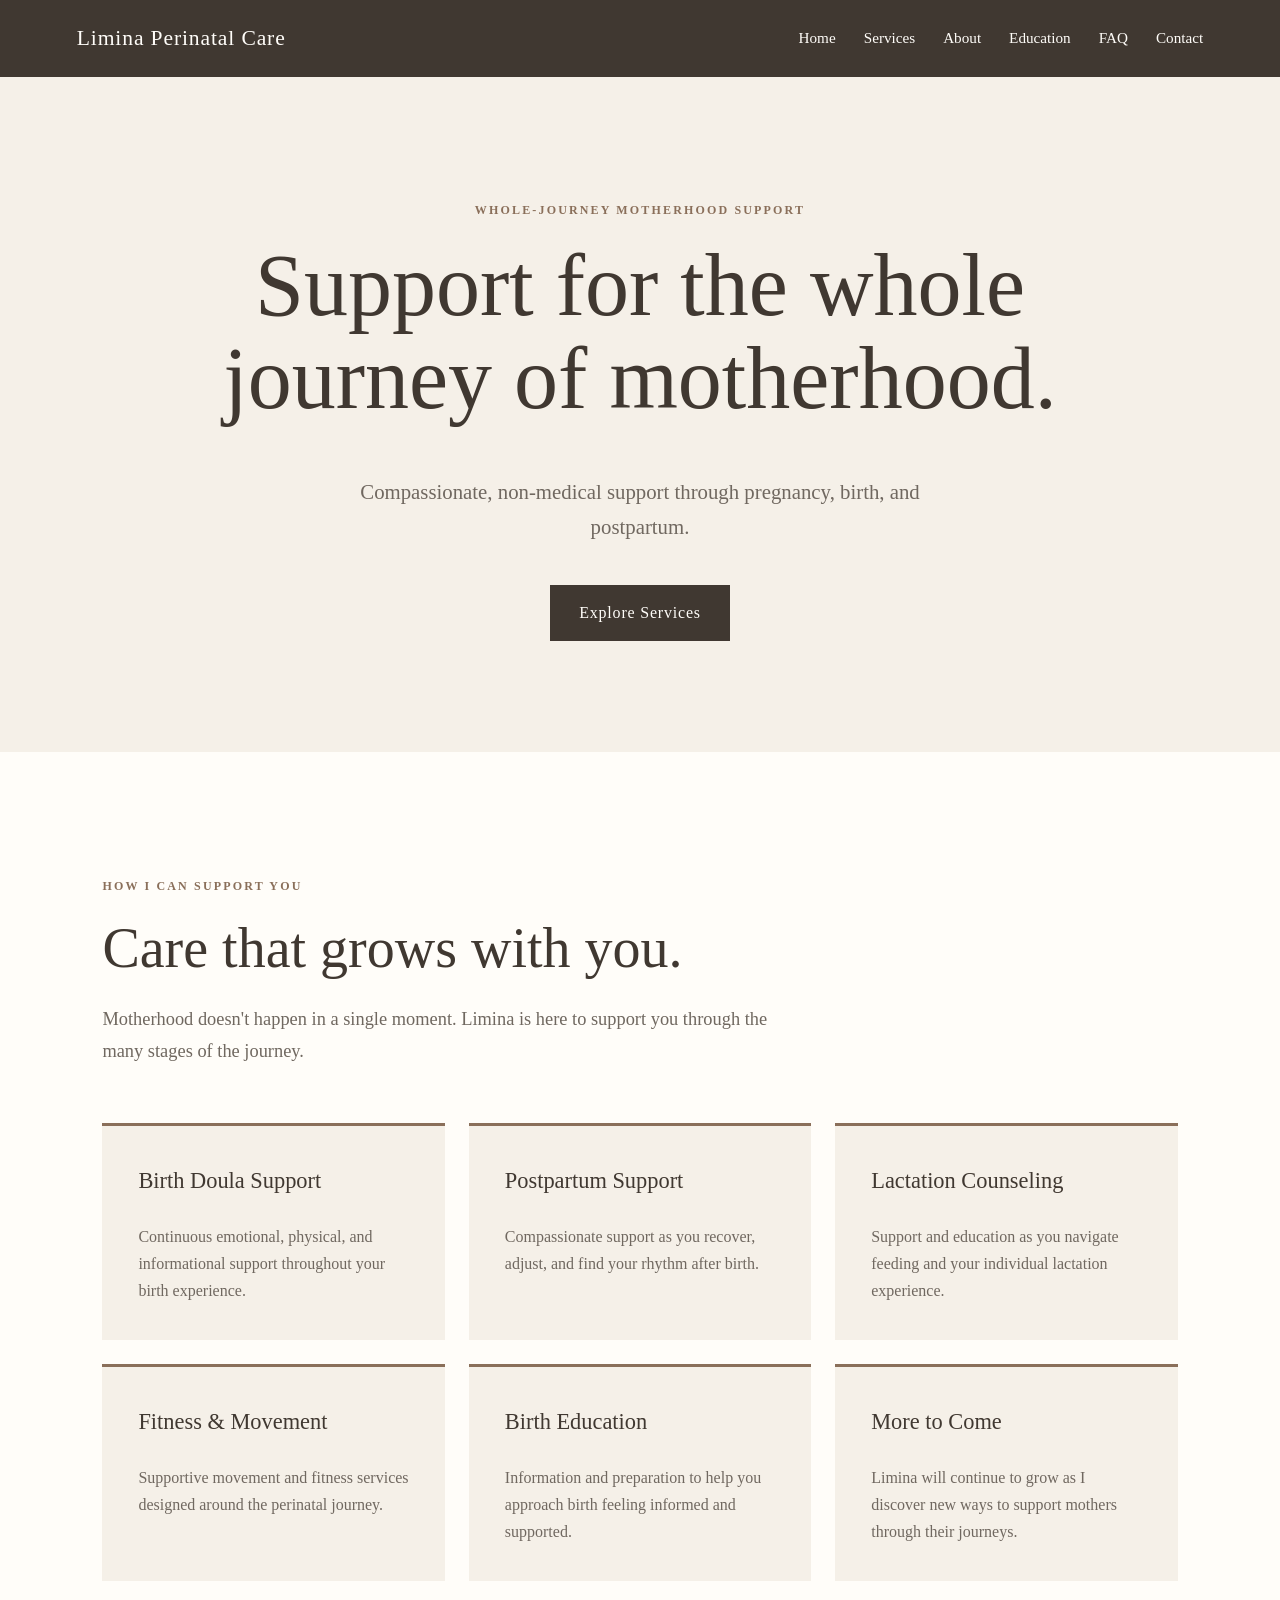
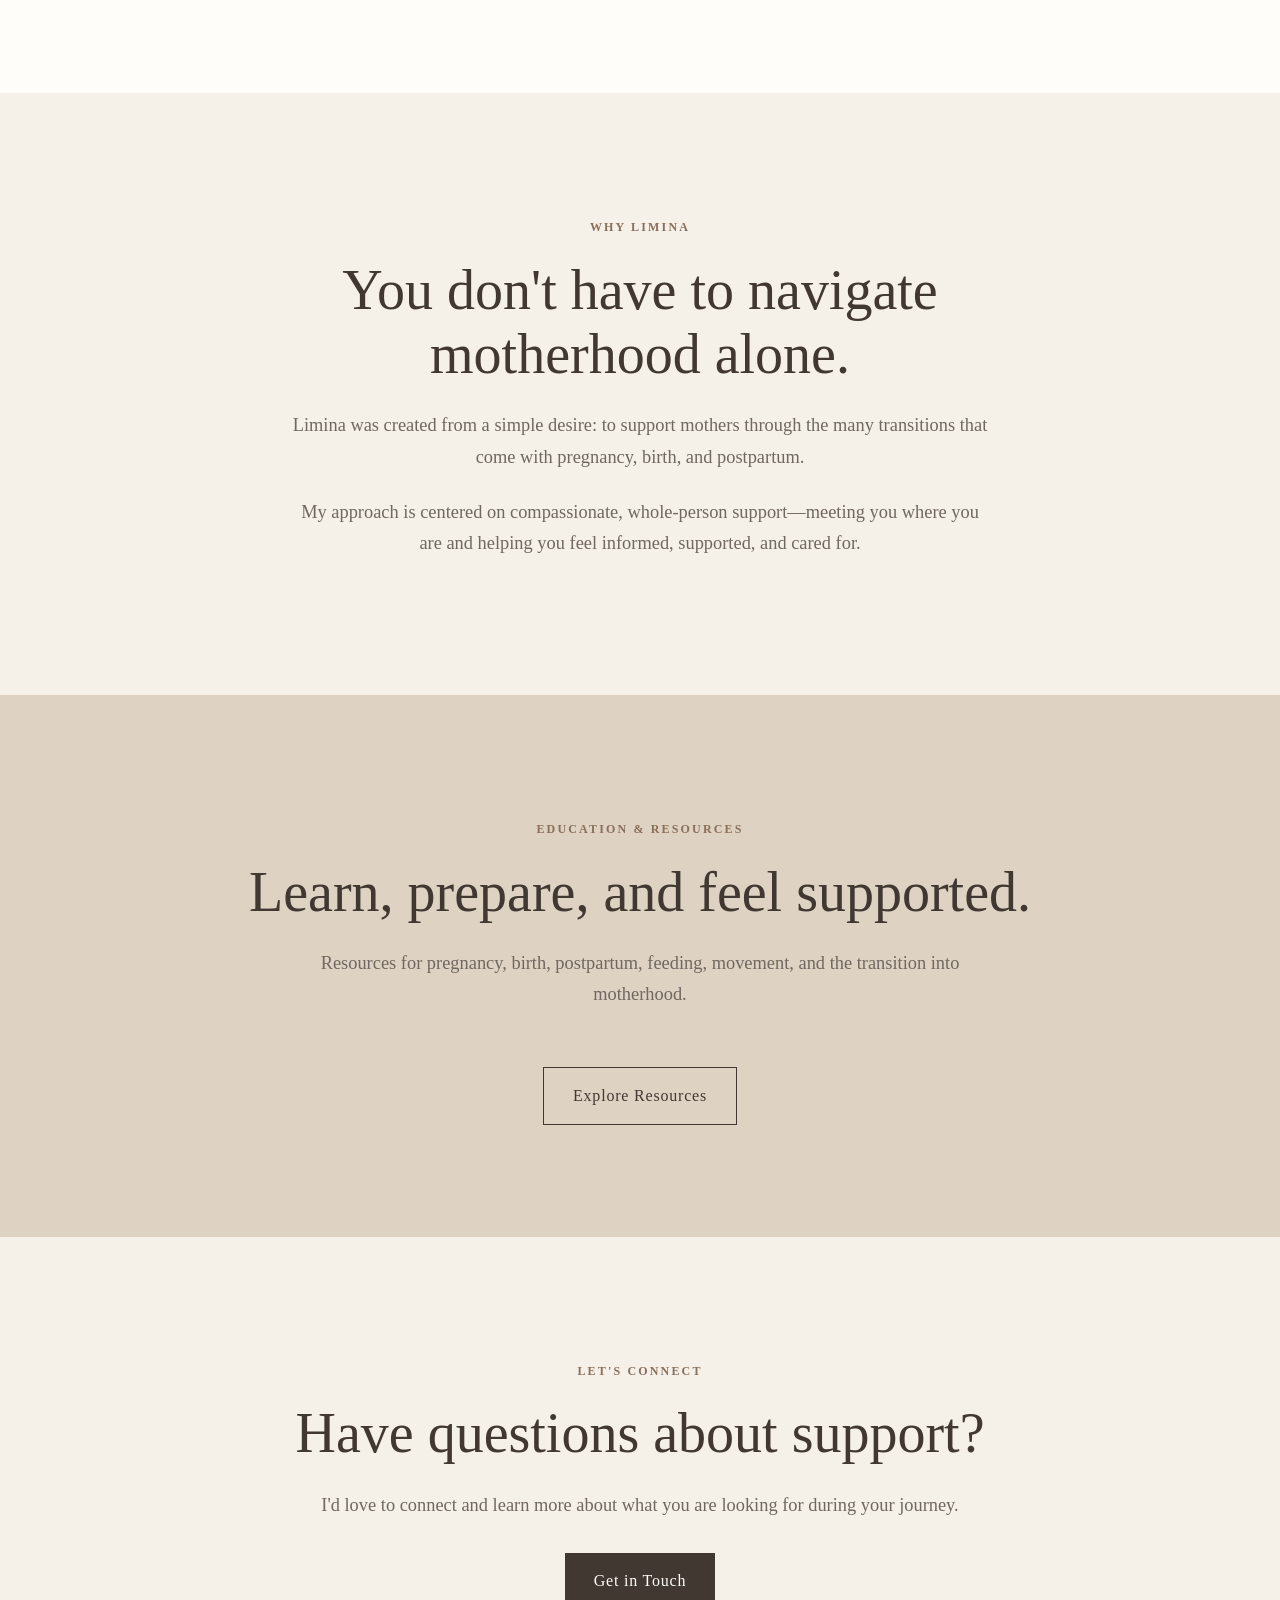
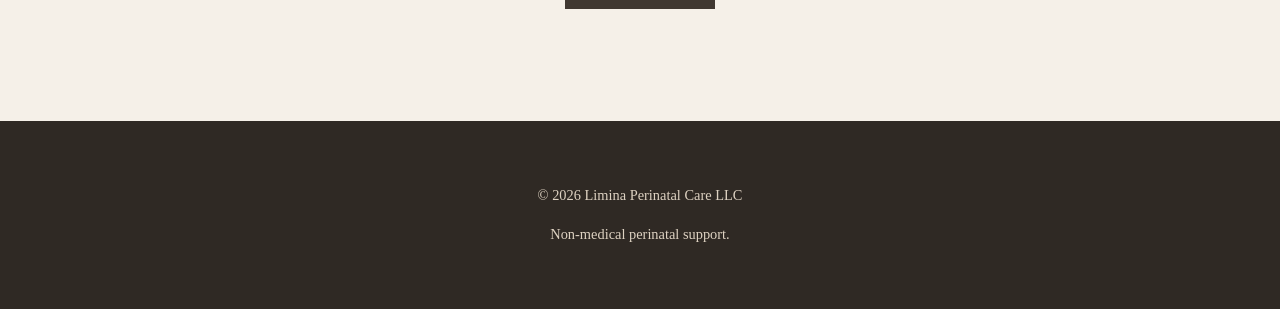
<file: index.html>
<!DOCTYPE html>
<html lang="en">
<head>
    <meta charset="UTF-8">
    <meta name="viewport" content="width=device-width, initial-scale=1.0">

    <title>Limina Perinatal Care LLC | Whole Journey Motherhood Support</title>

    <meta
        name="description"
        content="Limina Perinatal Care provides compassionate, non-medical support through pregnancy, birth, and postpartum."
    >

    <link rel="stylesheet" href="style.css">
</head>

<body>

    <!-- Navigation -->
    <header class="site-header">

        <div class="logo">
            Limina Perinatal Care
        </div>

        <nav>
            <a href="index.html">Home</a>
            <a href="services.html">Services</a>
            <a href="about.html">About</a>
            <a href="education.html">Education</a>
            <a href="faq.html">FAQ</a>
            <a href="contact.html">Contact</a>
        </nav>

    </header>


    <!-- Hero Section -->
    <main>

        <section class="hero">

            <p class="eyebrow">
                WHOLE-JOURNEY MOTHERHOOD SUPPORT
            </p>

            <h1>
                Support for the whole journey of motherhood.
            </h1>

            <p class="hero-text">
                Compassionate, non-medical support through pregnancy,
                birth, and postpartum.
            </p>

            <a class="button" href="services.html">
    Explore Services
</a>

        </section>


        <!-- Services -->
        <section id="services" class="section">

            <p class="eyebrow">
                HOW I CAN SUPPORT YOU
            </p>

            <h2>
                Care that grows with you.
            </h2>

            <p class="section-intro">
                Motherhood doesn't happen in a single moment.
                Limina is here to support you through the many
                stages of the journey.
            </p>


            <div class="service-grid">

                <article class="service-card">
                    <h3>Birth Doula Support</h3>
                    <p>
                        Continuous emotional, physical, and informational
                        support throughout your birth experience.
                    </p>
                </article>


                <article class="service-card">
                    <h3>Postpartum Support</h3>
                    <p>
                        Compassionate support as you recover, adjust,
                        and find your rhythm after birth.
                    </p>
                </article>


                <article class="service-card">
                    <h3>Lactation Counseling</h3>
                    <p>
                        Support and education as you navigate feeding
                        and your individual lactation experience.
                    </p>
                </article>


                <article class="service-card">
                    <h3>Fitness & Movement</h3>
                    <p>
                        Supportive movement and fitness services designed
                        around the perinatal journey.
                    </p>
                </article>


                <article class="service-card">
                    <h3>Birth Education</h3>
                    <p>
                        Information and preparation to help you approach
                        birth feeling informed and supported.
                    </p>
                </article>


                <article class="service-card">
                    <h3>More to Come</h3>
                    <p>
                        Limina will continue to grow as I discover new
                        ways to support mothers through their journeys.
                    </p>
                </article>

            </div>

        </section>


        <!-- About -->
        <section id="about" class="section about-section">

            <p class="eyebrow">
                WHY LIMINA
            </p>

            <h2>
                You don't have to navigate motherhood alone.
            </h2>

            <p>
                Limina was created from a simple desire:
                to support mothers through the many transitions
                that come with pregnancy, birth, and postpartum.
            </p>

            <p>
                My approach is centered on compassionate,
                whole-person support—meeting you where you are
                and helping you feel informed, supported, and cared for.
            </p>

        </section>


        <!-- Education -->
        <section id="education" class="section">

            <p class="eyebrow">
                EDUCATION & RESOURCES
            </p>

            <h2>
                Learn, prepare, and feel supported.
            </h2>

            <p class="section-intro">
                Resources for pregnancy, birth, postpartum,
                feeding, movement, and the transition into motherhood.
            </p>

            <a class="button secondary-button" href="#">
                Explore Resources
            </a>

        </section>


        <!-- Contact -->
        <section id="contact" class="section contact-section">

            <p class="eyebrow">
                LET'S CONNECT
            </p>

            <h2>
                Have questions about support?
            </h2>

            <p>
                I'd love to connect and learn more about what
                you are looking for during your journey.
            </p>

            <a class="button" href="mailto:hello@example.com">
                Get in Touch
            </a>

        </section>

    </main>


    <!-- Footer -->
    <footer>

        <p>
            © 2026 Limina Perinatal Care LLC
        </p>

        <p>
            Non-medical perinatal support.
        </p>

    </footer>

</body>
</html>
</file>
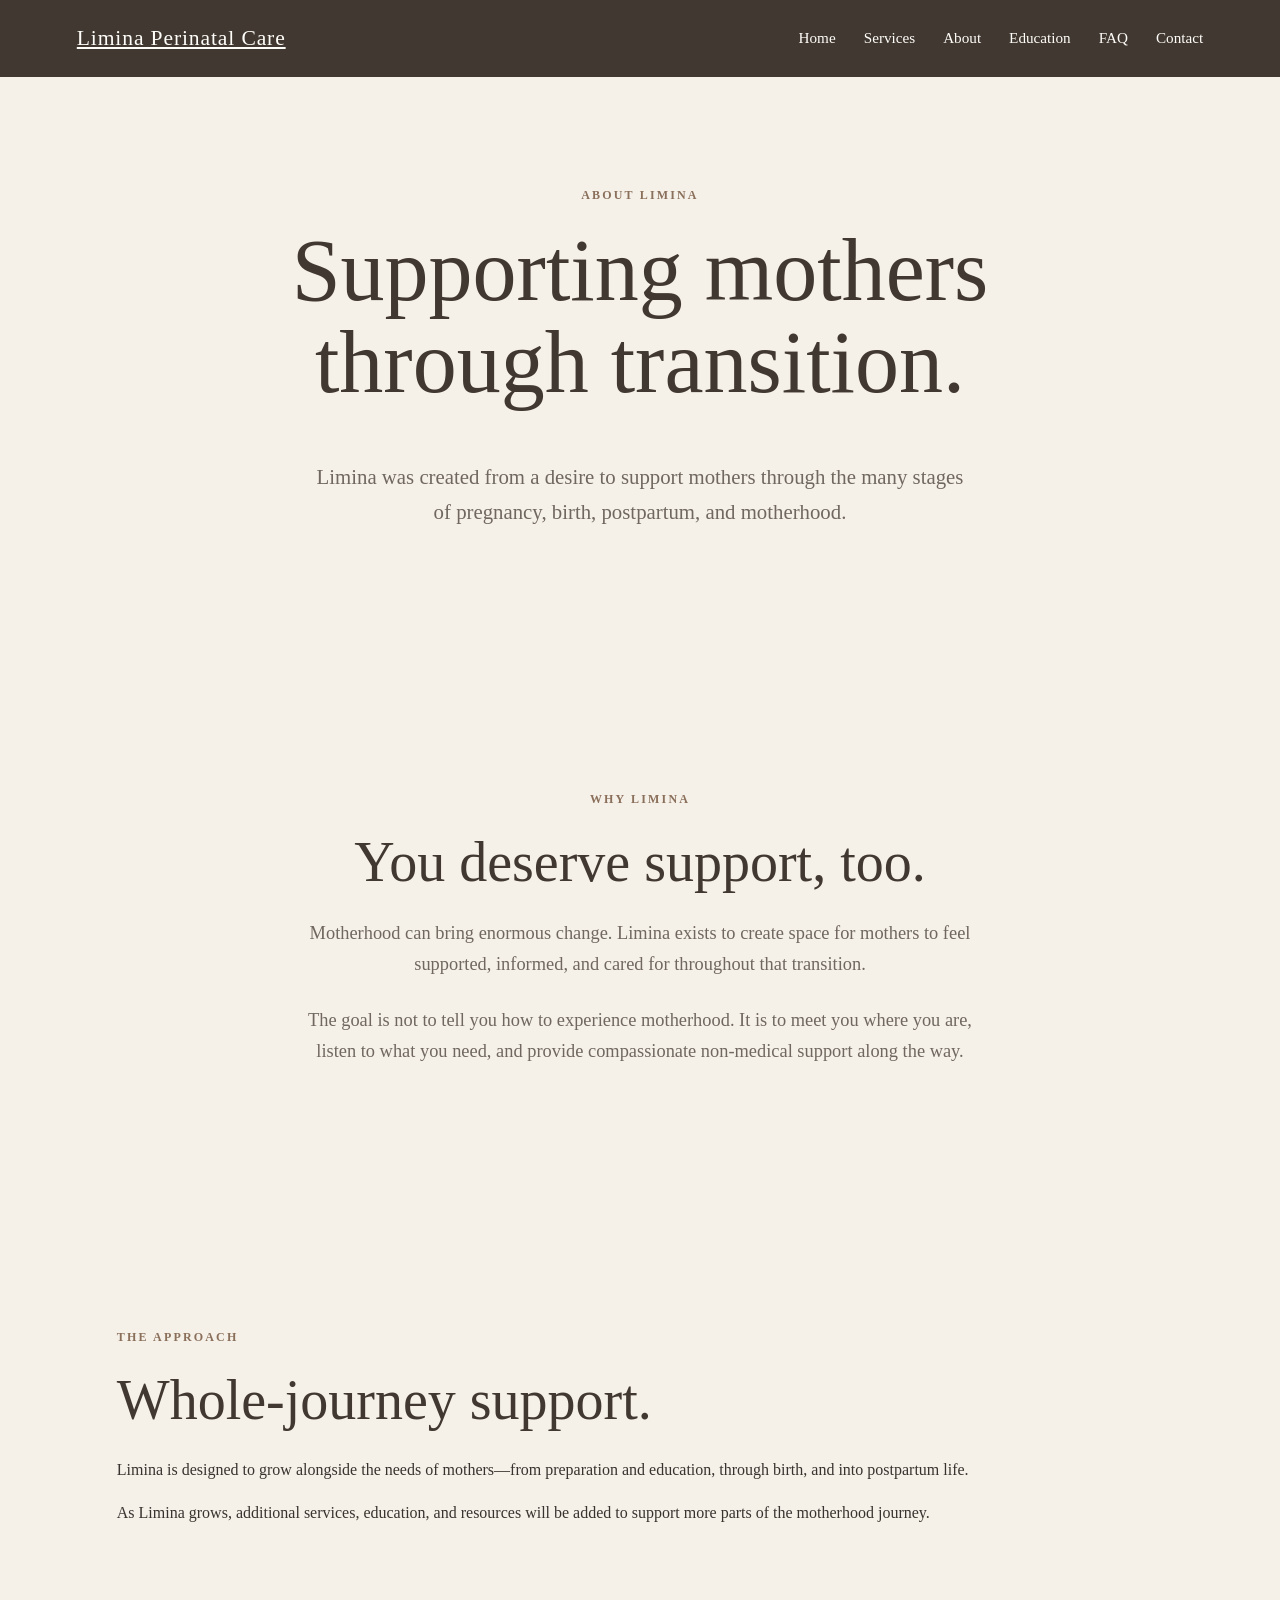
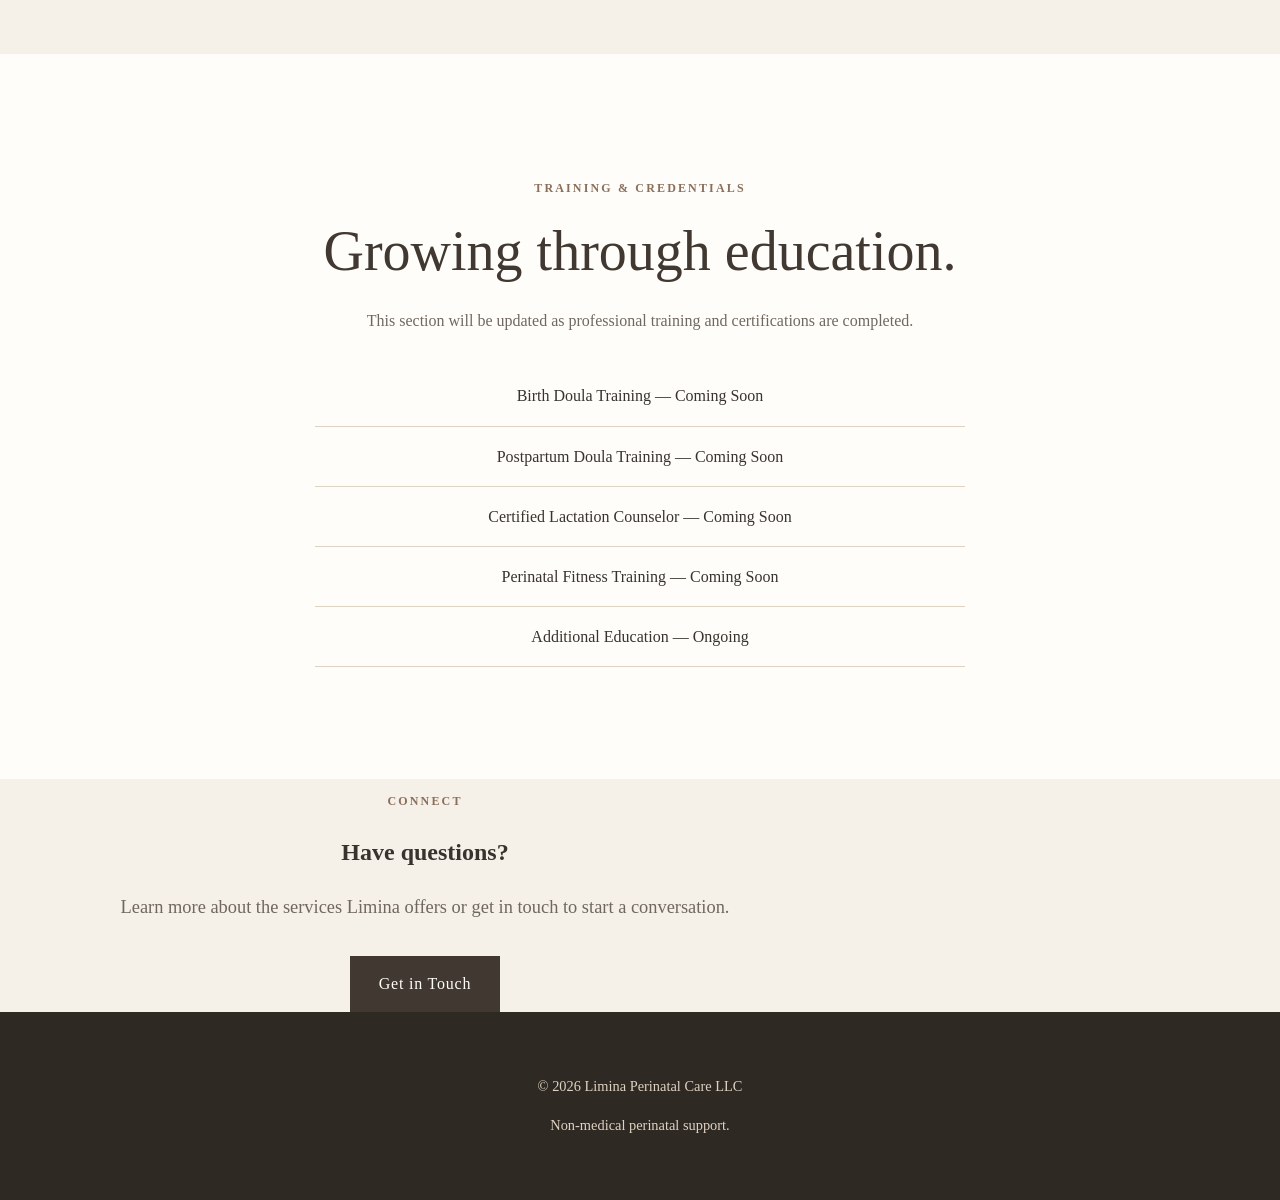
<file: about.html>
<!DOCTYPE html>
<html lang="en">

<head>

    <meta charset="UTF-8">

    <meta name="viewport" content="width=device-width, initial-scale=1.0">

    <title>About | Limina Perinatal Care LLC</title>

    <meta
        name="description"
        content="Learn about Limina Perinatal Care and its approach to whole-journey motherhood support."
    >

    <link rel="stylesheet" href="style.css">

</head>


<body>


    <header class="site-header">

        <a class="logo" href="index.html">
            Limina Perinatal Care
        </a>

        <nav>

            <a href="index.html">Home</a>

            <a href="services.html">Services</a>

            <a href="about.html">About</a>

            <a href="education.html">Education</a>

            <a href="faq.html">FAQ</a>

            <a href="contact.html">Contact</a>

        </nav>

    </header>



    <main>


        <section class="hero page-hero">

            <p class="eyebrow">
                ABOUT LIMINA
            </p>

            <h1>
                Supporting mothers through transition.
            </h1>

            <p class="hero-text">
                Limina was created from a desire to support mothers
                through the many stages of pregnancy, birth,
                postpartum, and motherhood.
            </p>

        </section>



        <section class="section about-section">

            <p class="eyebrow">
                WHY LIMINA
            </p>

            <h2>
                You deserve support, too.
            </h2>

            <p>
                Motherhood can bring enormous change. Limina exists
                to create space for mothers to feel supported,
                informed, and cared for throughout that transition.
            </p>

            <p>
                The goal is not to tell you how to experience
                motherhood. It is to meet you where you are,
                listen to what you need, and provide compassionate
                non-medical support along the way.
            </p>

        </section>



        <section class="section">

            <p class="eyebrow">
                THE APPROACH
            </p>

            <h2>
                Whole-journey support.
            </h2>

            <p>
                Limina is designed to grow alongside the needs
                of mothers—from preparation and education,
                through birth, and into postpartum life.
            </p>

            <p>
                As Limina grows, additional services, education,
                and resources will be added to support more parts
                of the motherhood journey.
            </p>

        </section>



        <section class="section credentials-section">

            <p class="eyebrow">
                TRAINING & CREDENTIALS
            </p>

            <h2>
                Growing through education.
            </h2>

            <p>
                This section will be updated as professional
                training and certifications are completed.
            </p>

            <ul class="credentials-list">

                <li>Birth Doula Training — Coming Soon</li>

                <li>Postpartum Doula Training — Coming Soon</li>

                <li>Certified Lactation Counselor — Coming Soon</li>

                <li>Perinatal Fitness Training — Coming Soon</li>

                <li>Additional Education — Ongoing</li>

            </ul>

        </section>



        <section class="contact-section">

            <p class="eyebrow">
                CONNECT
            </p>

            <h2>
                Have questions?
            </h2>

            <p>
                Learn more about the services Limina offers
                or get in touch to start a conversation.
            </p>

            <a class="button" href="contact.html">
                Get in Touch
            </a>

        </section>


    </main>



    <footer>

        <p>
            © 2026 Limina Perinatal Care LLC
        </p>

        <p>
            Non-medical perinatal support.
        </p>

    </footer>


</body>

</html>
</file>
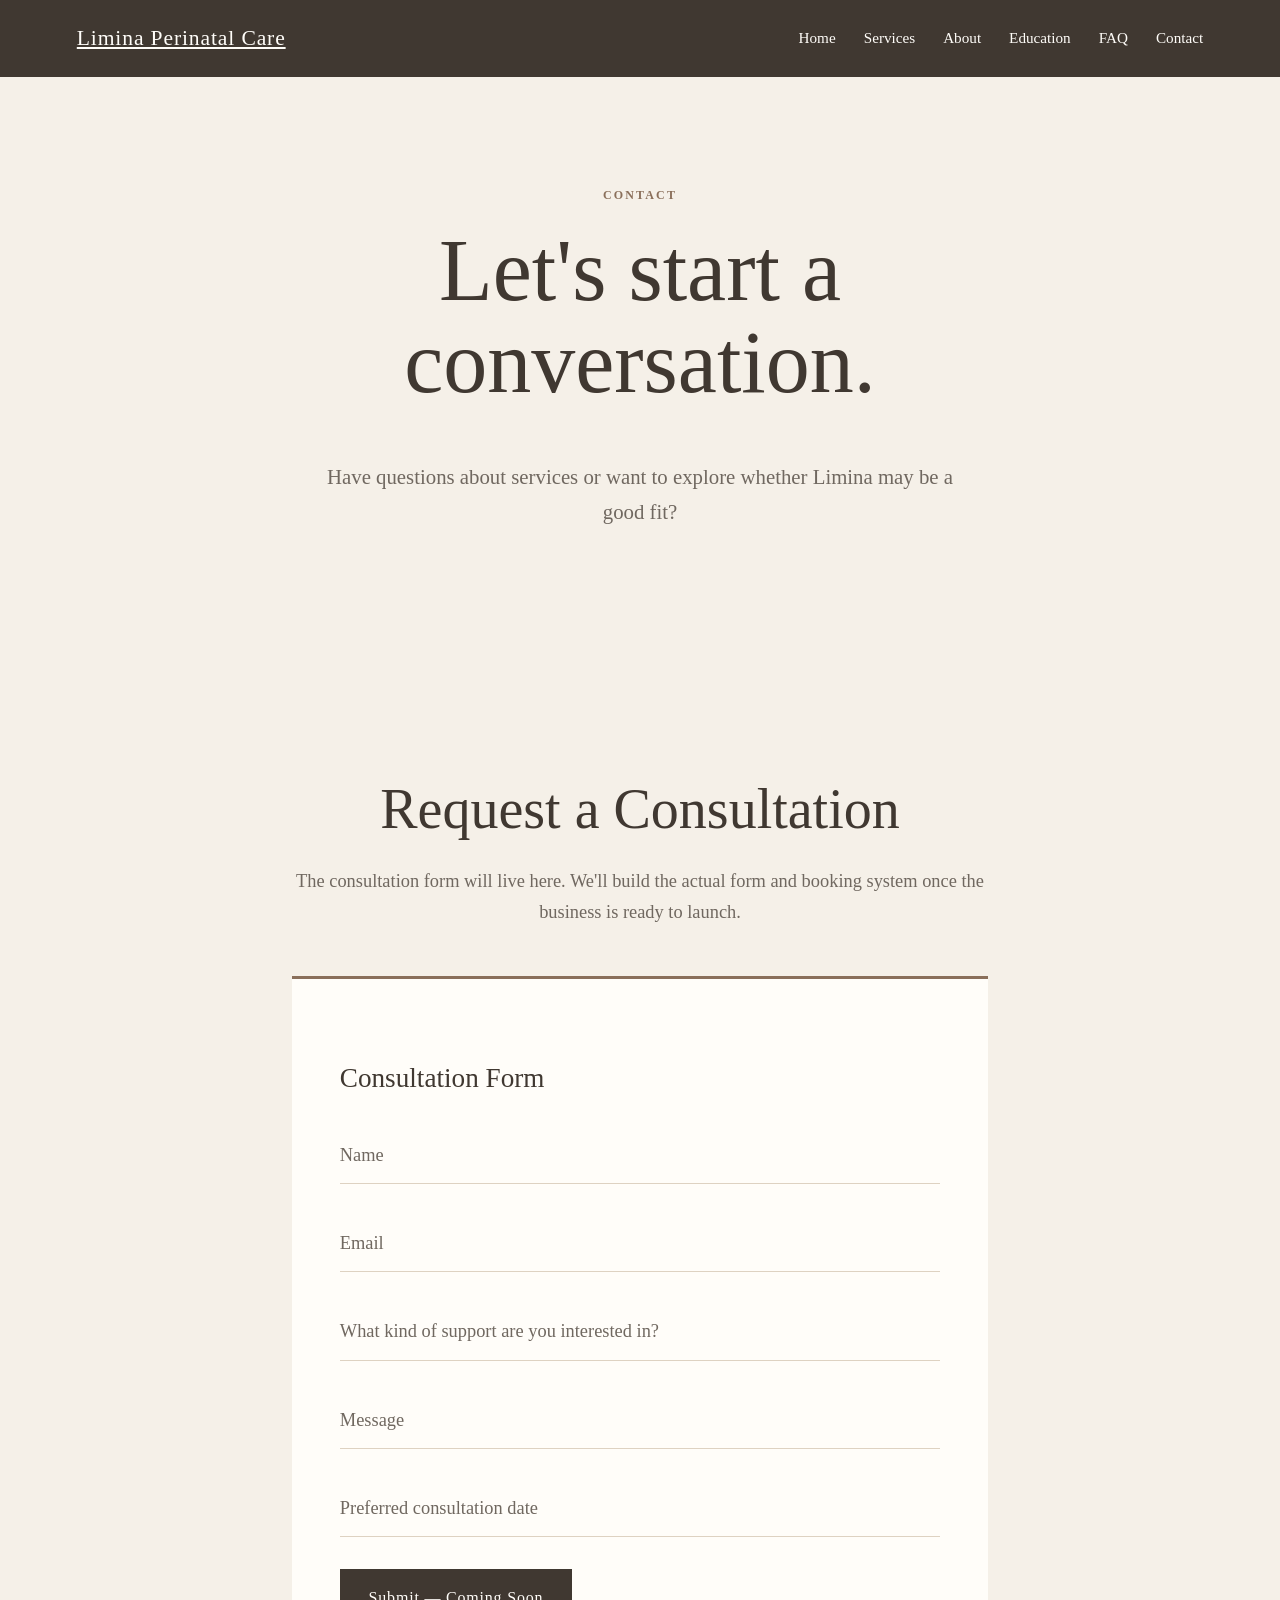
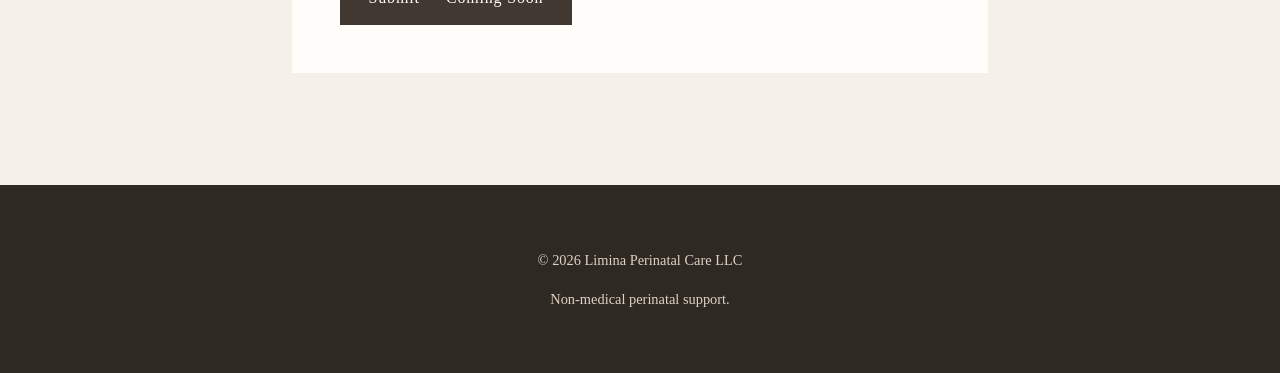
<file: contact.html>
<!DOCTYPE html>
<html lang="en">

<head>

    <meta charset="UTF-8">

    <meta name="viewport" content="width=device-width, initial-scale=1.0">

    <title>Contact | Limina Perinatal Care LLC</title>

    <link rel="stylesheet" href="style.css">

</head>


<body>


    <header class="site-header">

        <a class="logo" href="index.html">
            Limina Perinatal Care
        </a>

        <nav>

            <a href="index.html">Home</a>

            <a href="services.html">Services</a>

            <a href="about.html">About</a>

            <a href="education.html">Education</a>

            <a href="faq.html">FAQ</a>

            <a href="contact.html">Contact</a>

        </nav>

    </header>



    <main>


        <section class="hero page-hero">

            <p class="eyebrow">
                CONTACT
            </p>

            <h1>
                Let's start a conversation.
            </h1>

            <p class="hero-text">
                Have questions about services or want to
                explore whether Limina may be a good fit?
            </p>

        </section>



        <section class="section contact-section">


            <h2>
                Request a Consultation
            </h2>

            <p>
                The consultation form will live here.
                We'll build the actual form and booking
                system once the business is ready to launch.
            </p>


            <div class="contact-placeholder">

                <h3>
                    Consultation Form
                </h3>

                <p>
                    Name
                </p>

                <p>
                    Email
                </p>

                <p>
                    What kind of support are you interested in?
                </p>

                <p>
                    Message
                </p>

                <p>
                    Preferred consultation date
                </p>

                <a class="button" href="#">
                    Submit — Coming Soon
                </a>

            </div>


        </section>


    </main>



    <footer>

        <p>
            © 2026 Limina Perinatal Care LLC
        </p>

        <p>
            Non-medical perinatal support.
        </p>

    </footer>


</body>

</html>
</file>
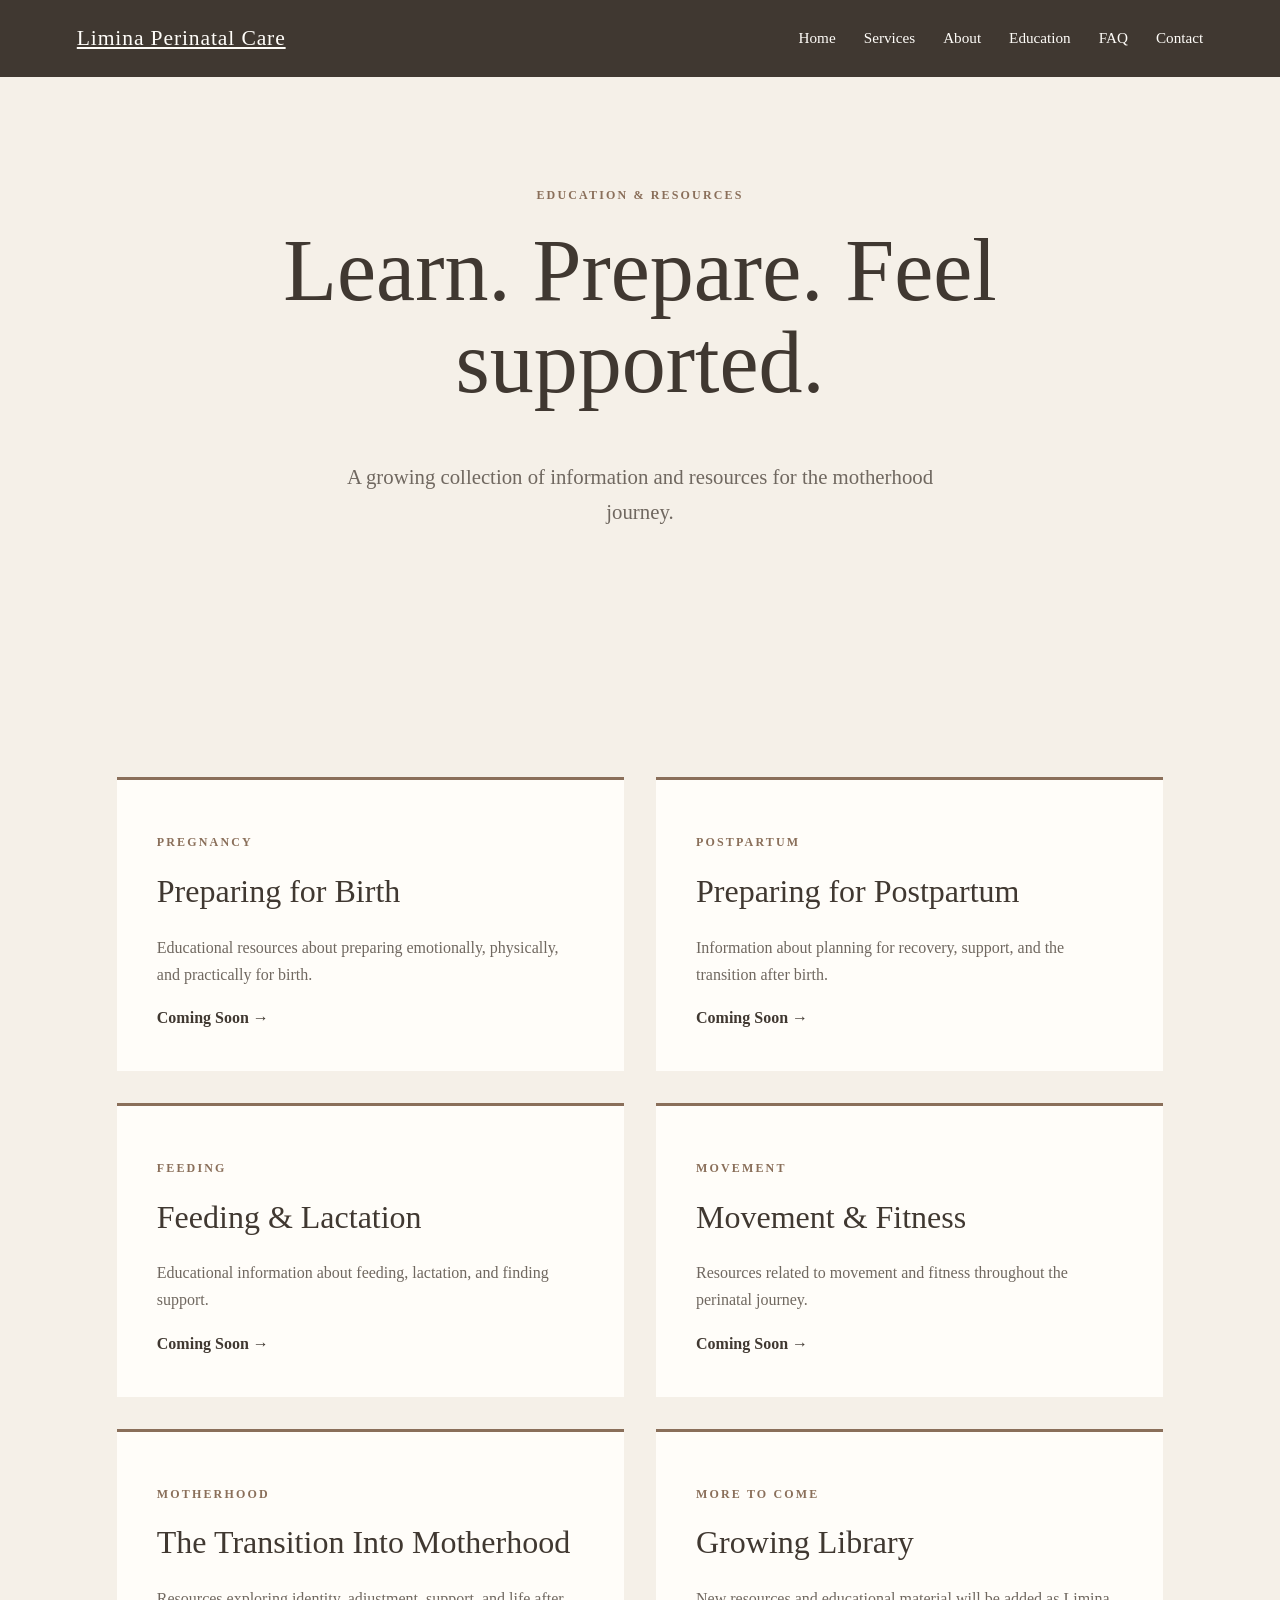
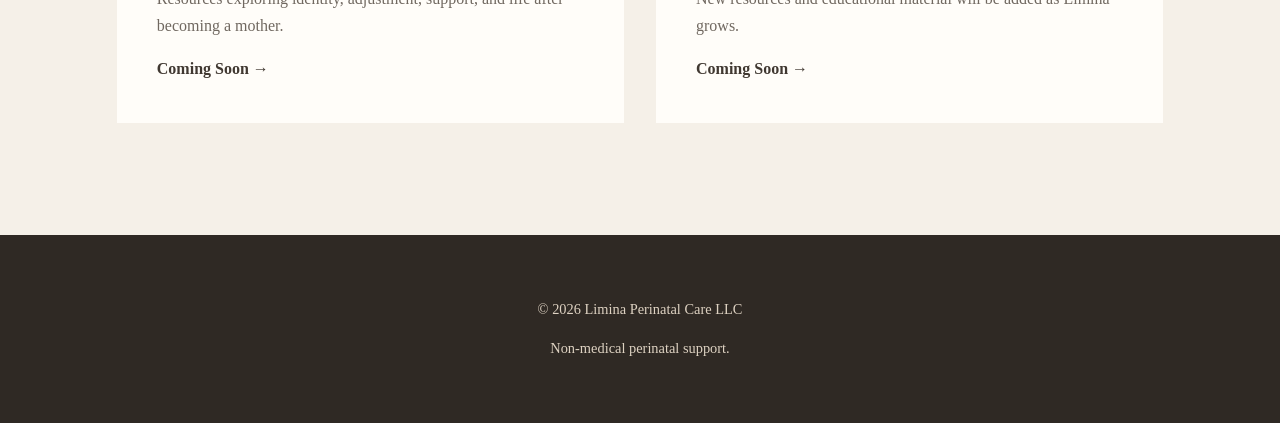
<file: education.html>
<!DOCTYPE html>
<html lang="en">

<head>

    <meta charset="UTF-8">

    <meta name="viewport" content="width=device-width, initial-scale=1.0">

    <title>Education & Resources | Limina Perinatal Care LLC</title>

    <meta
        name="description"
        content="Educational resources for pregnancy, birth, postpartum, feeding, movement, and motherhood."
    >

    <link rel="stylesheet" href="style.css">

</head>


<body>


    <header class="site-header">

        <a class="logo" href="index.html">
            Limina Perinatal Care
        </a>

        <nav>

            <a href="index.html">Home</a>

            <a href="services.html">Services</a>

            <a href="about.html">About</a>

            <a href="education.html">Education</a>

            <a href="faq.html">FAQ</a>

            <a href="contact.html">Contact</a>

        </nav>

    </header>



    <main>


        <section class="hero page-hero">

            <p class="eyebrow">
                EDUCATION & RESOURCES
            </p>

            <h1>
                Learn. Prepare. Feel supported.
            </h1>

            <p class="hero-text">
                A growing collection of information and resources
                for the motherhood journey.
            </p>

        </section>



        <section class="section">

            <div class="resource-grid">


                <article class="resource-card">

                    <p class="eyebrow">
                        PREGNANCY
                    </p>

                    <h2>
                        Preparing for Birth
                    </h2>

                    <p>
                        Educational resources about preparing
                        emotionally, physically, and practically
                        for birth.
                    </p>

                    <a href="#">
                        Coming Soon →
                    </a>

                </article>



                <article class="resource-card">

                    <p class="eyebrow">
                        POSTPARTUM
                    </p>

                    <h2>
                        Preparing for Postpartum
                    </h2>

                    <p>
                        Information about planning for recovery,
                        support, and the transition after birth.
                    </p>

                    <a href="#">
                        Coming Soon →
                    </a>

                </article>



                <article class="resource-card">

                    <p class="eyebrow">
                        FEEDING
                    </p>

                    <h2>
                        Feeding & Lactation
                    </h2>

                    <p>
                        Educational information about feeding,
                        lactation, and finding support.
                    </p>

                    <a href="#">
                        Coming Soon →
                    </a>

                </article>



                <article class="resource-card">

                    <p class="eyebrow">
                        MOVEMENT
                    </p>

                    <h2>
                        Movement & Fitness
                    </h2>

                    <p>
                        Resources related to movement and
                        fitness throughout the perinatal journey.
                    </p>

                    <a href="#">
                        Coming Soon →
                    </a>

                </article>



                <article class="resource-card">

                    <p class="eyebrow">
                        MOTHERHOOD
                    </p>

                    <h2>
                        The Transition Into Motherhood
                    </h2>

                    <p>
                        Resources exploring identity, adjustment,
                        support, and life after becoming a mother.
                    </p>

                    <a href="#">
                        Coming Soon →
                    </a>

                </article>



                <article class="resource-card">

                    <p class="eyebrow">
                        MORE TO COME
                    </p>

                    <h2>
                        Growing Library
                    </h2>

                    <p>
                        New resources and educational material
                        will be added as Limina grows.
                    </p>

                    <a href="#">
                        Coming Soon →
                    </a>

                </article>


            </div>

        </section>


    </main>



    <footer>

        <p>
            © 2026 Limina Perinatal Care LLC
        </p>

        <p>
            Non-medical perinatal support.
        </p>

    </footer>


</body>

</html>
</file>
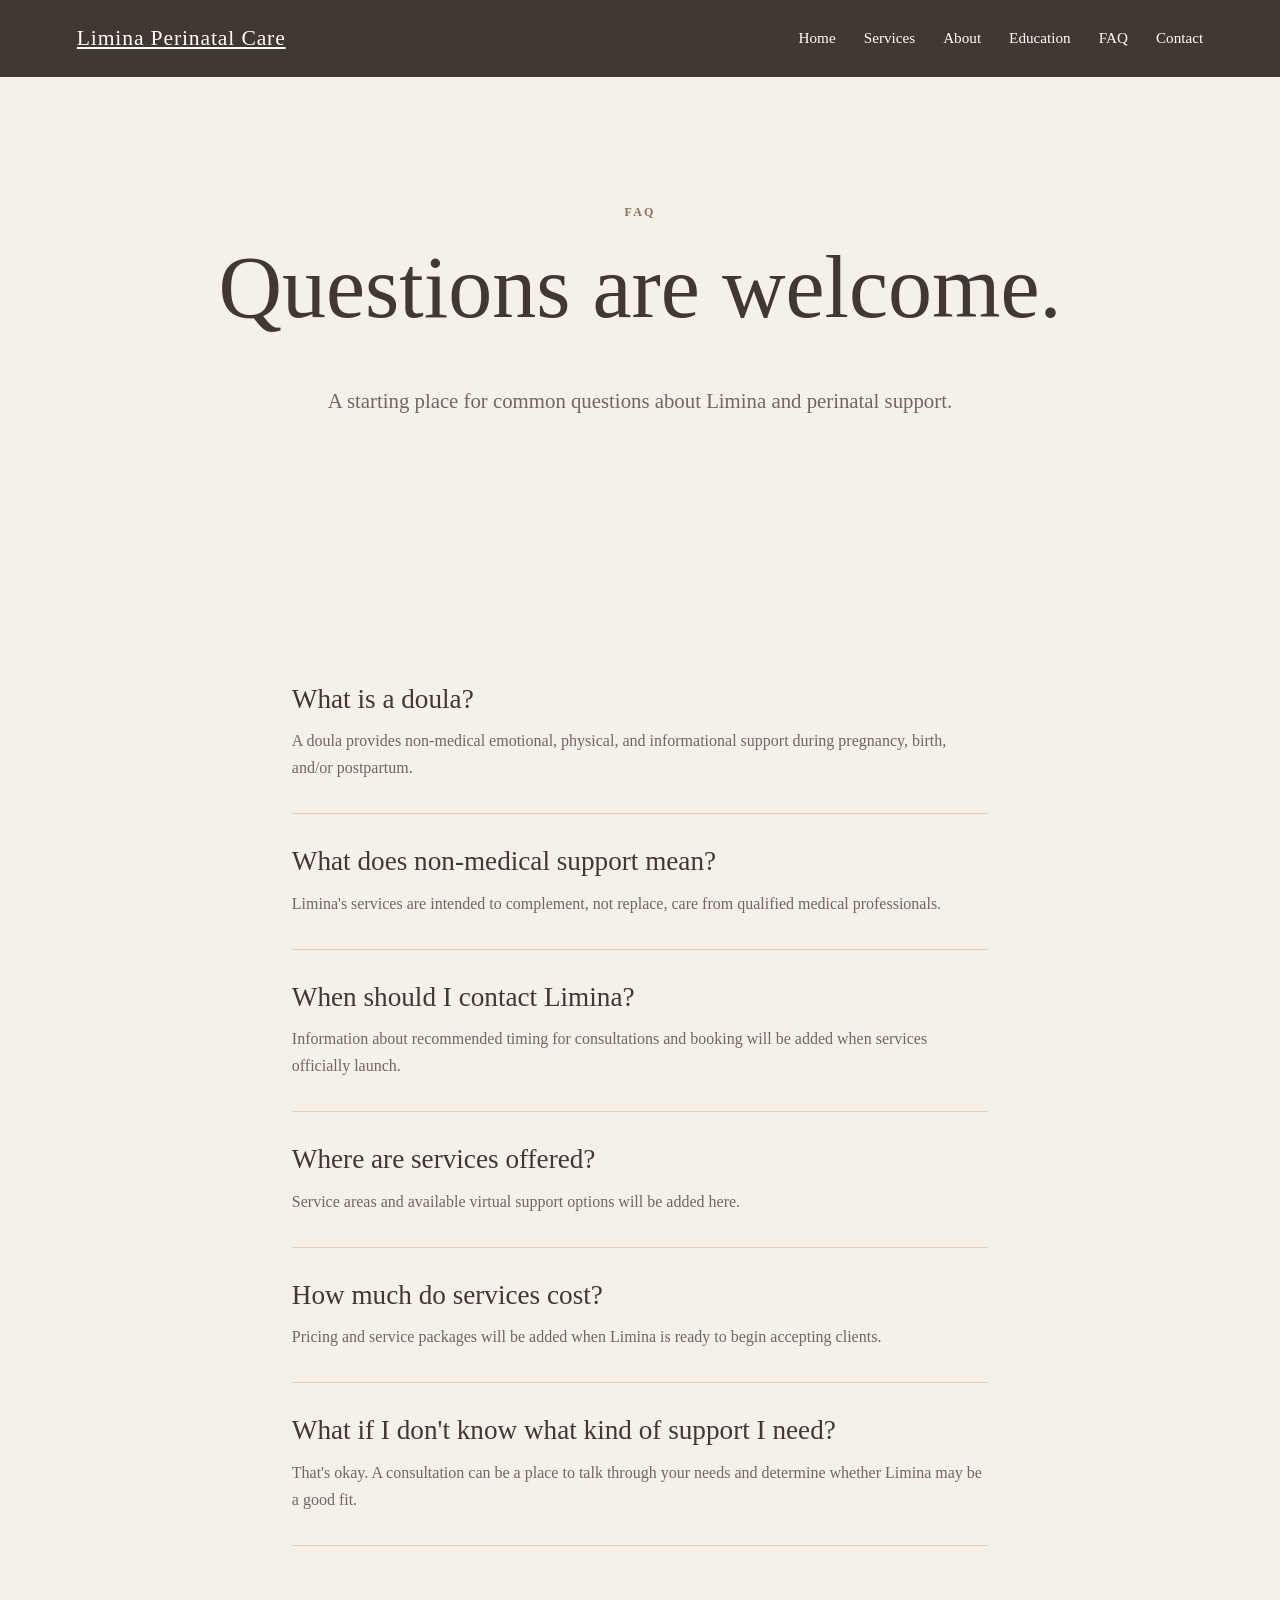
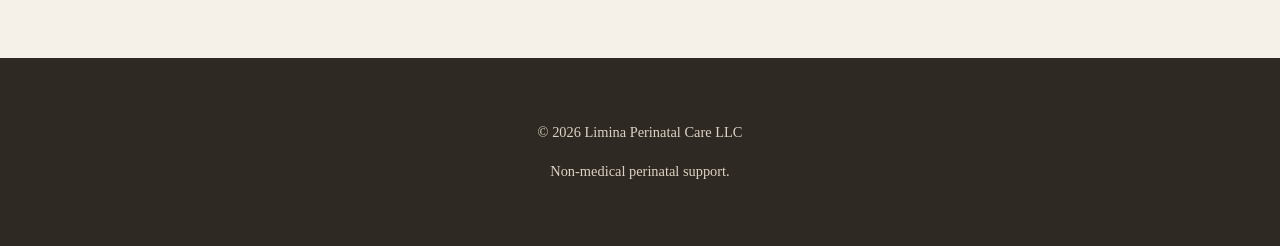
<file: faq.html>
<!DOCTYPE html>
<html lang="en">

<head>

    <meta charset="UTF-8">

    <meta name="viewport" content="width=device-width, initial-scale=1.0">

    <title>FAQ | Limina Perinatal Care LLC</title>

    <link rel="stylesheet" href="style.css">

</head>


<body>


    <header class="site-header">

        <a class="logo" href="index.html">
            Limina Perinatal Care
        </a>

        <nav>

            <a href="index.html">Home</a>

            <a href="services.html">Services</a>

            <a href="about.html">About</a>

            <a href="education.html">Education</a>

            <a href="faq.html">FAQ</a>

            <a href="contact.html">Contact</a>

        </nav>

    </header>



    <main>


        <section class="hero page-hero">

            <p class="eyebrow">
                FAQ
            </p>

            <h1>
                Questions are welcome.
            </h1>

            <p class="hero-text">
                A starting place for common questions about
                Limina and perinatal support.
            </p>

        </section>



        <section class="section faq-section">


            <article class="faq-item">

                <h2>
                    What is a doula?
                </h2>

                <p>
                    A doula provides non-medical emotional,
                    physical, and informational support during
                    pregnancy, birth, and/or postpartum.
                </p>

            </article>



            <article class="faq-item">

                <h2>
                    What does non-medical support mean?
                </h2>

                <p>
                    Limina's services are intended to complement,
                    not replace, care from qualified medical
                    professionals.
                </p>

            </article>



            <article class="faq-item">

                <h2>
                    When should I contact Limina?
                </h2>

                <p>
                    Information about recommended timing for
                    consultations and booking will be added
                    when services officially launch.
                </p>

            </article>



            <article class="faq-item">

                <h2>
                    Where are services offered?
                </h2>

                <p>
                    Service areas and available virtual support
                    options will be added here.
                </p>

            </article>



            <article class="faq-item">

                <h2>
                    How much do services cost?
                </h2>

                <p>
                    Pricing and service packages will be added
                    when Limina is ready to begin accepting clients.
                </p>

            </article>



            <article class="faq-item">

                <h2>
                    What if I don't know what kind of support I need?
                </h2>

                <p>
                    That's okay. A consultation can be a place
                    to talk through your needs and determine
                    whether Limina may be a good fit.
                </p>

            </article>


        </section>


    </main>



    <footer>

        <p>
            © 2026 Limina Perinatal Care LLC
        </p>

        <p>
            Non-medical perinatal support.
        </p>

    </footer>


</body>

</html>
</file>
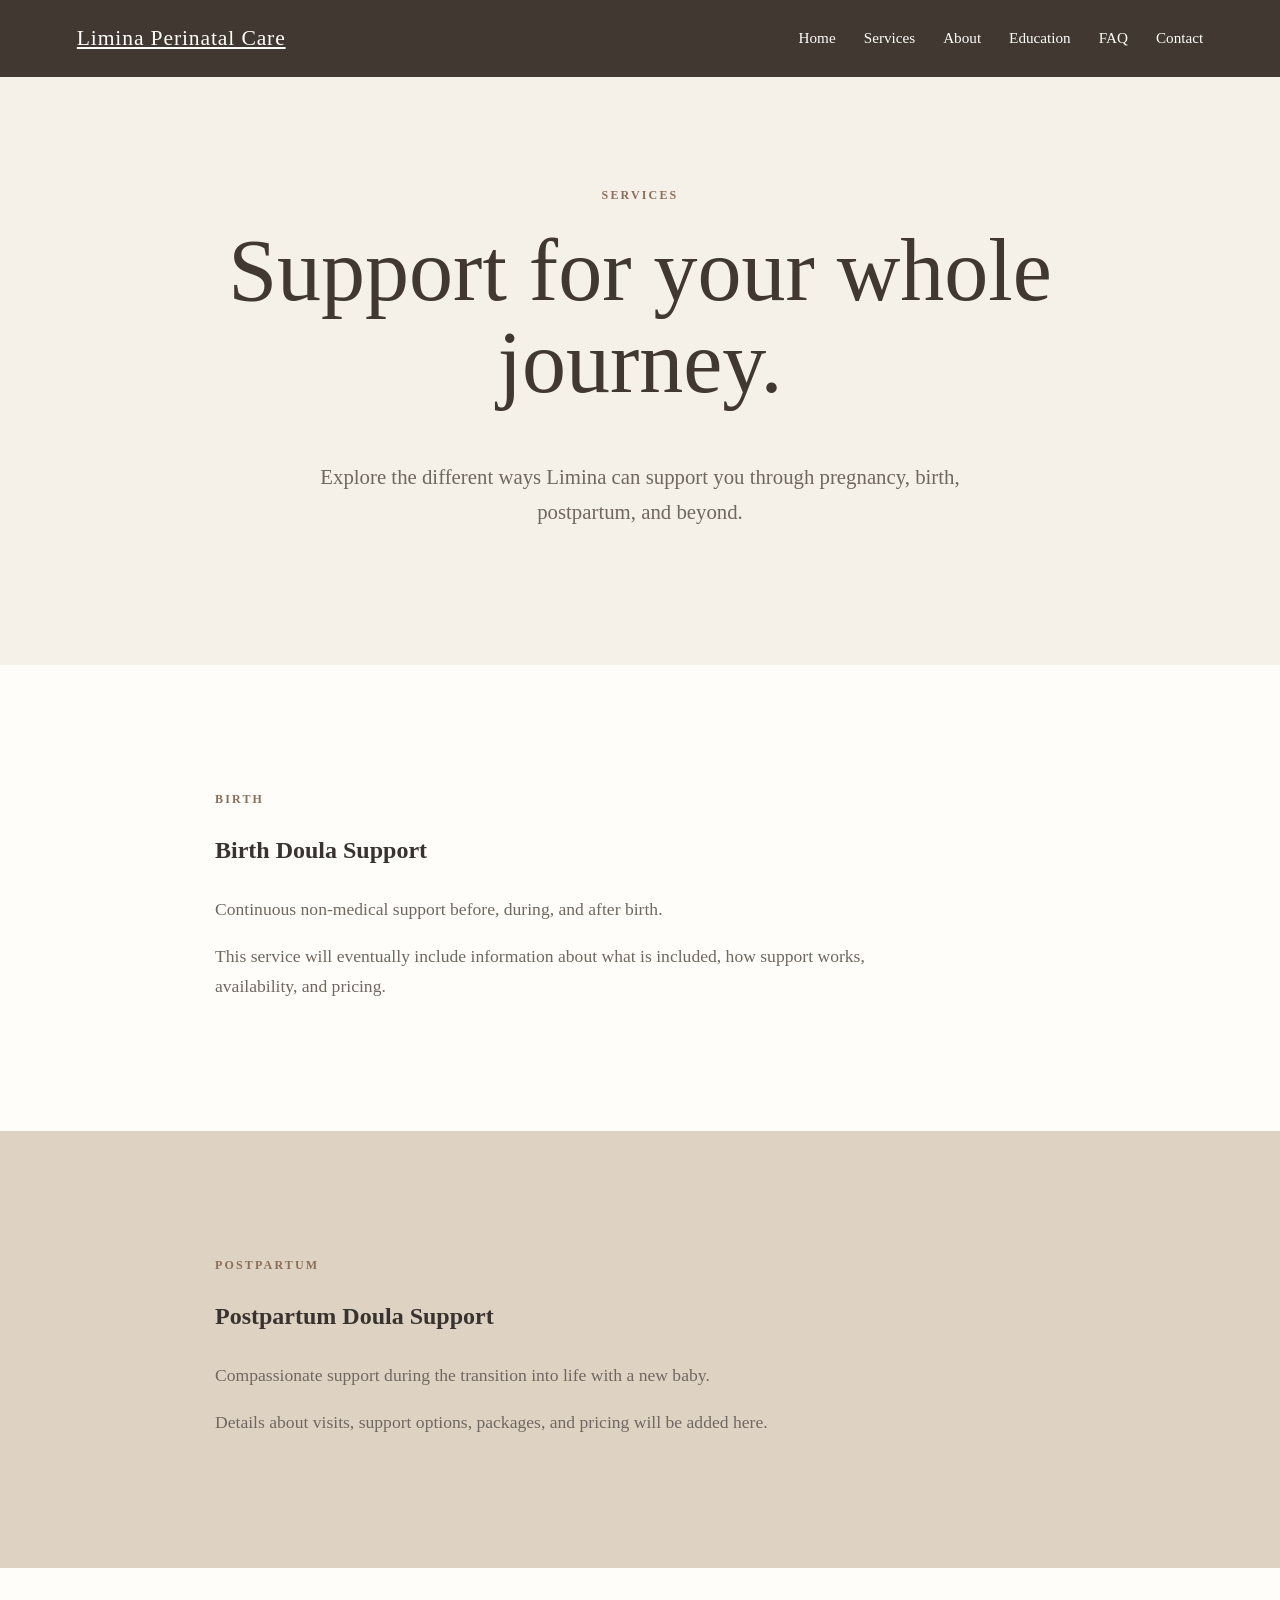
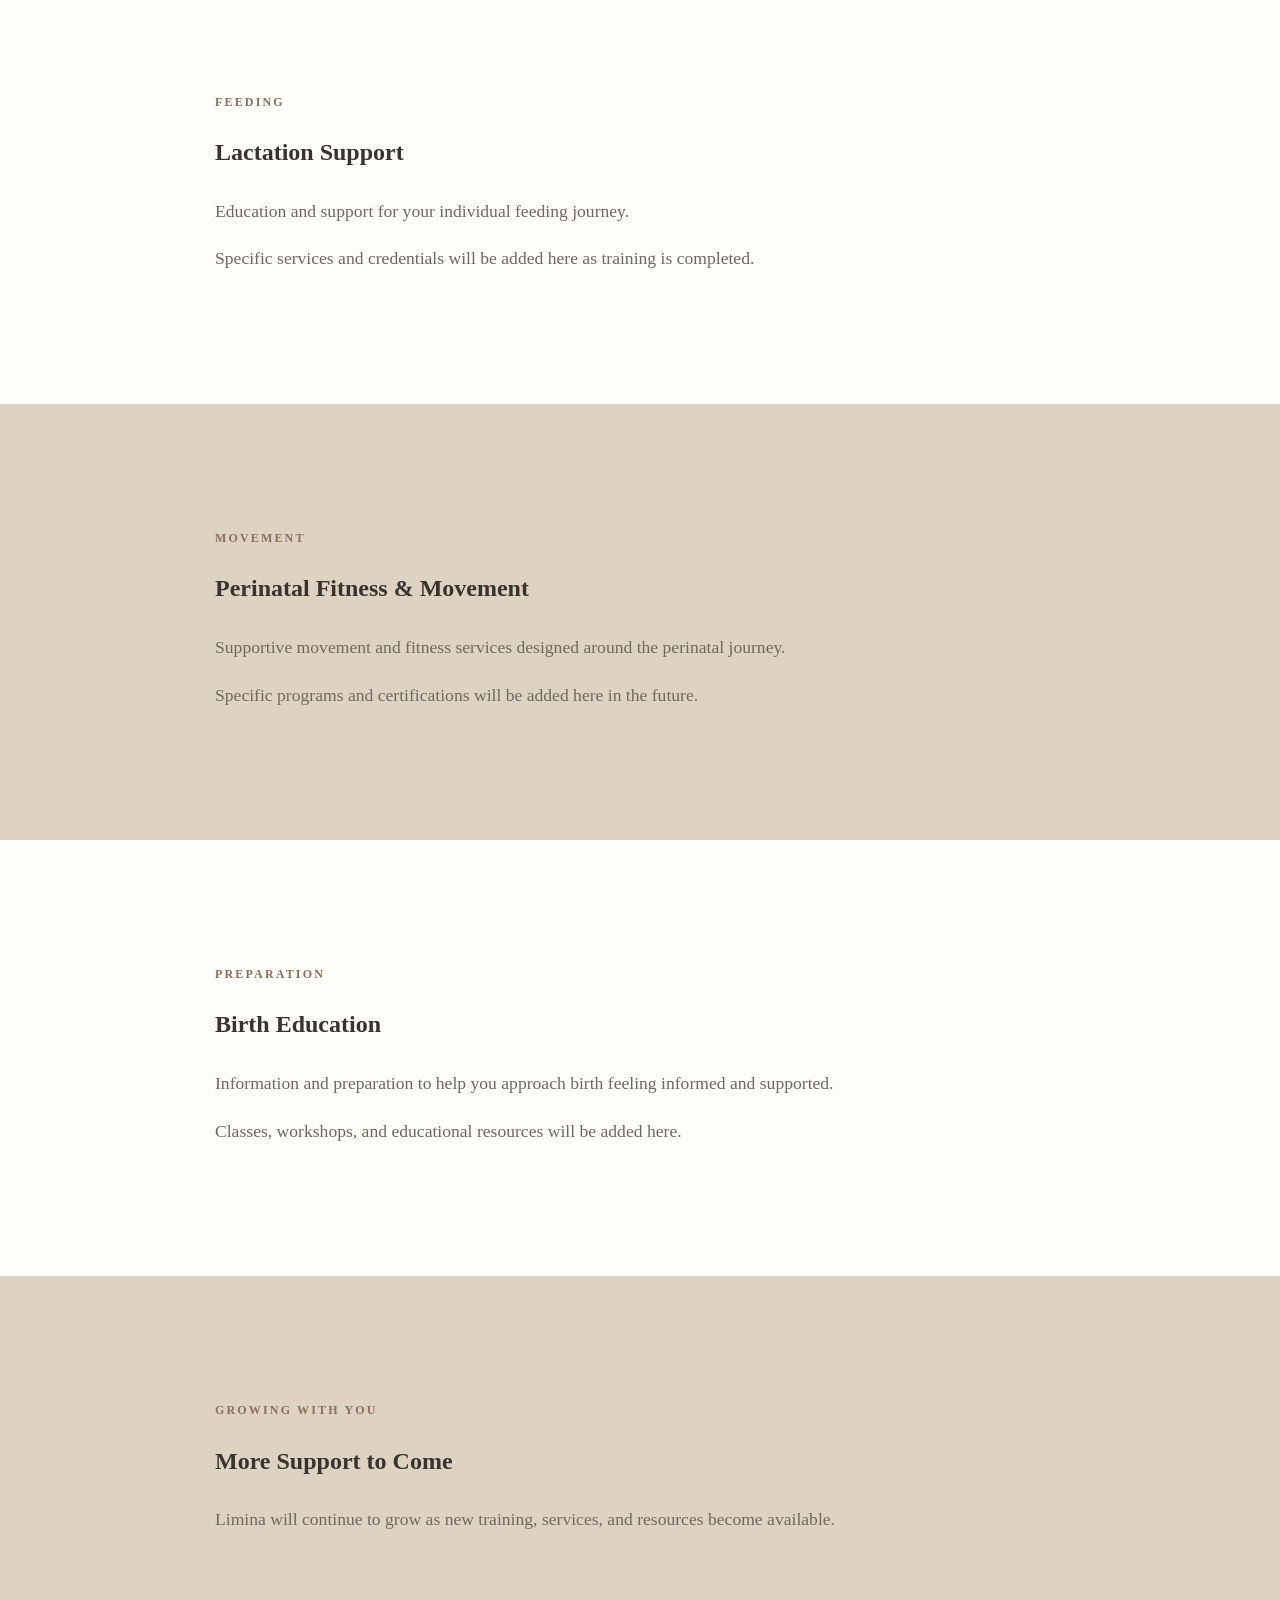
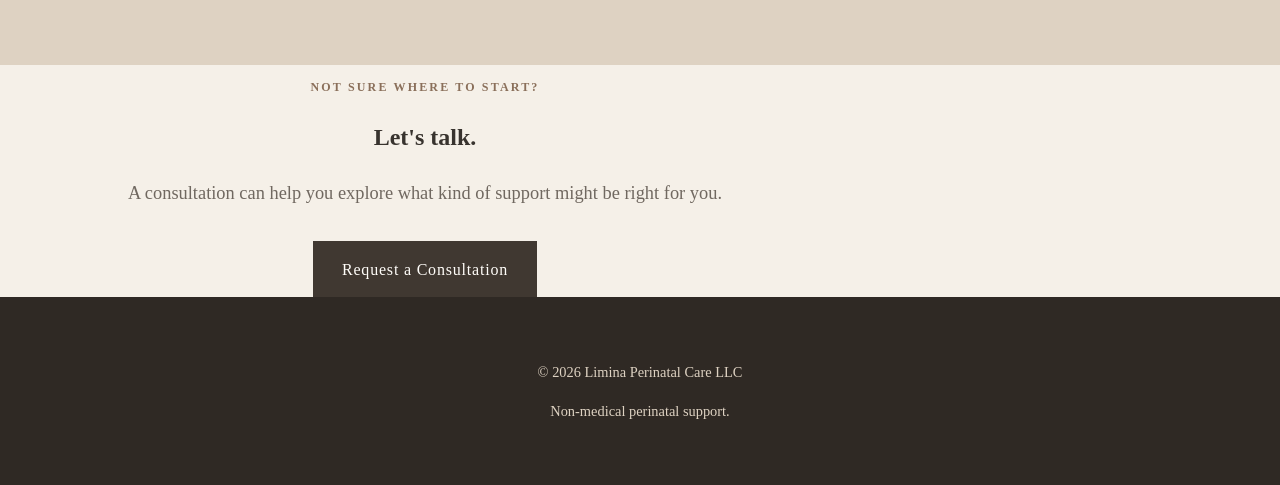
<file: services.html>
<!DOCTYPE html>
<html lang="en">

<head>

    <meta charset="UTF-8">

    <meta name="viewport" content="width=device-width, initial-scale=1.0">

    <title>Services | Limina Perinatal Care LLC</title>

    <meta
        name="description"
        content="Explore perinatal support services offered by Limina Perinatal Care."
    >

    <link rel="stylesheet" href="style.css">

</head>


<body>


    <!-- Navigation -->

    <header class="site-header">

        <a class="logo" href="index.html">
            Limina Perinatal Care
        </a>

        <nav>

            <a href="index.html">Home</a>

            <a href="services.html">Services</a>

            <a href="about.html">About</a>

            <a href="education.html">Education</a>

            <a href="faq.html">FAQ</a>

            <a href="contact.html">Contact</a>

        </nav>

    </header>



    <!-- Page Introduction -->

    <main>

        <section class="hero page-hero">

            <p class="eyebrow">
                SERVICES
            </p>

            <h1>
                Support for your whole journey.
            </h1>

            <p class="hero-text">
                Explore the different ways Limina can support
                you through pregnancy, birth, postpartum, and beyond.
            </p>

        </section>



        <!-- Birth Doula -->

        <section class="service-detail">

            <div>

                <p class="eyebrow">
                    BIRTH
                </p>

                <h2>
                    Birth Doula Support
                </h2>

                <p>
                    Continuous non-medical support before, during,
                    and after birth.
                </p>

                <p>
                    This service will eventually include information
                    about what is included, how support works,
                    availability, and pricing.
                </p>

            </div>

        </section>



        <!-- Postpartum -->

        <section class="service-detail alternate">

            <div>

                <p class="eyebrow">
                    POSTPARTUM
                </p>

                <h2>
                    Postpartum Doula Support
                </h2>

                <p>
                    Compassionate support during the transition
                    into life with a new baby.
                </p>

                <p>
                    Details about visits, support options,
                    packages, and pricing will be added here.
                </p>

            </div>

        </section>



        <!-- Lactation -->

        <section class="service-detail">

            <div>

                <p class="eyebrow">
                    FEEDING
                </p>

                <h2>
                    Lactation Support
                </h2>

                <p>
                    Education and support for your individual
                    feeding journey.
                </p>

                <p>
                    Specific services and credentials will be
                added here as training is completed.
                </p>

            </div>

        </section>



        <!-- Fitness -->

        <section class="service-detail alternate">

            <div>

                <p class="eyebrow">
                    MOVEMENT
                </p>

                <h2>
                    Perinatal Fitness & Movement
                </h2>

                <p>
                    Supportive movement and fitness services
                    designed around the perinatal journey.
                </p>

                <p>
                    Specific programs and certifications will
                    be added here in the future.
                </p>

            </div>

        </section>



        <!-- Education -->

        <section class="service-detail">

            <div>

                <p class="eyebrow">
                    PREPARATION
                </p>

                <h2>
                    Birth Education
                </h2>

                <p>
                    Information and preparation to help you
                    approach birth feeling informed and supported.
                </p>

                <p>
                    Classes, workshops, and educational resources
                    will be added here.
                </p>

            </div>

        </section>



        <!-- Future -->

        <section class="service-detail alternate">

            <div>

                <p class="eyebrow">
                    GROWING WITH YOU
                </p>

                <h2>
                    More Support to Come
                </h2>

                <p>
                    Limina will continue to grow as new training,
                    services, and resources become available.
                </p>

            </div>

        </section>



        <!-- Call to Action -->

        <section class="contact-section">

            <p class="eyebrow">
                NOT SURE WHERE TO START?
            </p>

            <h2>
                Let's talk.
            </h2>

            <p>
                A consultation can help you explore what kind
                of support might be right for you.
            </p>

            <a class="button" href="contact.html">
                Request a Consultation
            </a>

        </section>


    </main>



    <!-- Footer -->

    <footer>

        <p>
            © 2026 Limina Perinatal Care LLC
        </p>

        <p>
            Non-medical perinatal support.
        </p>

    </footer>


</body>

</html>
</file>
<file: style.css>
/* =========================================
   LIMINA PERINATAL CARE
   Main Stylesheet
   ========================================= */


/* ---------- COLOR SYSTEM ---------- */

:root {
    --earth: #403831;
    --earth-dark: #2f2924;
    --clay: #8a6f5a;
    --sage: #777d69;
    --cream: #f5f0e8;
    --sand: #ded2c2;
    --warm-white: #fffdf9;
    --text: #38332e;
    --muted: #706860;
}


/* ---------- BASIC RESET ---------- */

* {
    box-sizing: border-box;
}

html {
    scroll-behavior: smooth;
}

body {
    margin: 0;
    background-color: var(--cream);
    color: var(--text);
    font-family: Georgia, "Times New Roman", serif;
    line-height: 1.7;
}

img {
    max-width: 100%;
    display: block;
}

a {
    color: inherit;
}


/* ---------- NAVIGATION ---------- */

.site-header {
    background-color: var(--earth);
    color: var(--warm-white);

    display: flex;
    justify-content: space-between;
    align-items: center;

    padding: 1.25rem 6%;
}

.logo {
    font-size: 1.35rem;
    letter-spacing: 0.04em;
}

nav {
    display: flex;
    gap: 1.75rem;
}

nav a {
    color: var(--warm-white);
    text-decoration: none;
    font-size: 0.95rem;
}

nav a:hover {
    color: var(--sand);
}


/* ---------- HERO ---------- */

.hero {
    min-height: 75vh;

    display: flex;
    flex-direction: column;
    justify-content: center;
    align-items: center;

    text-align: center;

    padding: 6rem 2rem;

    background-color: var(--cream);
}

.eyebrow {
    color: var(--clay);

    font-size: 0.75rem;
    font-weight: bold;

    letter-spacing: 0.18em;

    margin-bottom: 1.25rem;
}

.hero h1 {
    max-width: 850px;

    color: var(--earth);

    font-size: clamp(3rem, 7vw, 5.5rem);

    font-weight: normal;

    line-height: 1.05;

    margin: 0 0 1.75rem;
}

.hero-text {
    max-width: 650px;

    font-size: 1.3rem;

    color: var(--muted);

    margin-bottom: 2.5rem;
}


/* ---------- BUTTONS ---------- */

.button {
    display: inline-block;

    background-color: var(--earth);
    color: var(--warm-white);

    padding: 0.9rem 1.8rem;

    text-decoration: none;

    letter-spacing: 0.05em;

    transition: all 0.2s ease;
}

.button:hover {
    background-color: var(--clay);
}

.secondary-button {
    background-color: transparent;

    border: 1px solid var(--earth);

    color: var(--earth);
}

.secondary-button:hover {
    background-color: var(--earth);
    color: var(--warm-white);
}


/* ---------- GENERAL SECTIONS ---------- */

.section {
    max-width: 1200px;

    margin: 0 auto;

    padding: 7rem 6%;
}

.section h2 {
    color: var(--earth);

    font-size: clamp(2.2rem, 5vw, 3.5rem);

    font-weight: normal;

    line-height: 1.15;

    margin: 0 0 1.5rem;
}

.section-intro {
    max-width: 700px;

    color: var(--muted);

    font-size: 1.15rem;

    margin-bottom: 3.5rem;
}


/* ---------- SERVICES ---------- */

#services {
    background-color: var(--warm-white);

    max-width: none;

    padding-left: 8%;
    padding-right: 8%;
}

.service-grid {
    display: grid;

    grid-template-columns: repeat(3, 1fr);

    gap: 1.5rem;

    max-width: 1200px;

    margin: 0 auto;
}

.service-card {
    background-color: var(--cream);

    padding: 2.25rem;

    border-top: 3px solid var(--clay);
}

.service-card h3 {
    color: var(--earth);

    font-size: 1.4rem;

    font-weight: normal;

    margin-top: 0;
}

.service-card p {
    color: var(--muted);

    font-size: 1rem;

    margin-bottom: 0;
}


/* ---------- ABOUT ---------- */

.about-section {
    max-width: 850px;

    text-align: center;
}

.about-section p:not(.eyebrow) {
    font-size: 1.15rem;

    color: var(--muted);

    margin-bottom: 1.5rem;
}


/* ---------- EDUCATION ---------- */

#education {
    text-align: center;

    background-color: var(--sand);

    max-width: none;
}

#education .section-intro {
    margin-left: auto;
    margin-right: auto;
}


/* ---------- CONTACT ---------- */

.contact-section {
    text-align: center;

    max-width: 850px;
}

.contact-section p:not(.eyebrow) {
    color: var(--muted);

    font-size: 1.15rem;

    margin-bottom: 2rem;
}


/* ---------- FOOTER ---------- */

footer {
    background-color: var(--earth-dark);

    color: var(--sand);

    text-align: center;

    padding: 3rem 2rem;

    font-size: 0.9rem;
}


/* ---------- MOBILE ---------- */

@media (max-width: 800px) {

    .site-header {
        flex-direction: column;

        gap: 1rem;

        text-align: center;
    }

    nav {
        gap: 1rem;

        flex-wrap: wrap;

        justify-content: center;
    }

    .hero {
        min-height: 65vh;

        padding: 5rem 1.5rem;
    }

    .hero h1 {
        font-size: 3rem;
    }

    .service-grid {
        grid-template-columns: 1fr;
    }

    .section {
        padding: 5rem 1.5rem;
    }

}
/* =========================================
   INNER PAGE STYLES
   ========================================= */


/* ---------- PAGE HERO ---------- */

.page-hero {
    min-height: 55vh;
}


/* ---------- SERVICE DETAILS ---------- */

.service-detail {
    padding: 7rem 8%;

    background-color: var(--warm-white);
}

.service-detail > div {
    max-width: 850px;

    margin: 0 auto;
}

.service-detail h2 {
    margin-bottom: 1.5rem;
}

.service-detail p:not(.eyebrow) {
    color: var(--muted);

    font-size: 1.1rem;

    max-width: 700px;
}

.service-detail.alternate {
    background-color: var(--sand);
}


/* ---------- RESOURCE GRID ---------- */

.resource-grid {
    display: grid;

    grid-template-columns: repeat(2, 1fr);

    gap: 2rem;
}

.resource-card {
    background-color: var(--warm-white);

    padding: 2.5rem;

    border-top: 3px solid var(--clay);
}

.resource-card h2 {
    font-size: 2rem;
}

.resource-card p:not(.eyebrow) {
    color: var(--muted);
}

.resource-card a {
    color: var(--earth);

    text-decoration: none;

    font-weight: bold;
}

.resource-card a:hover {
    color: var(--clay);
}


/* ---------- FAQ ---------- */

.faq-section {
    max-width: 850px;
}

.faq-item {
    padding: 2rem 0;

    border-bottom: 1px solid var(--sand);
}

.faq-item:first-child {
    padding-top: 0;
}

.faq-item h2 {
    font-size: 1.7rem;

    margin-bottom: 0.75rem;
}

.faq-item p {
    color: var(--muted);

    margin: 0;
}


/* ---------- CREDENTIALS ---------- */

.credentials-section {
    background-color: var(--warm-white);

    max-width: none;

    text-align: center;
}

.credentials-section p:not(.eyebrow) {
    max-width: 650px;

    margin-left: auto;
    margin-right: auto;

    color: var(--muted);
}

.credentials-list {
    max-width: 650px;

    margin: 2rem auto 0;

    padding: 0;

    list-style: none;
}

.credentials-list li {
    padding: 1rem;

    border-bottom: 1px solid var(--sand);
}


/* ---------- CONTACT PLACEHOLDER ---------- */

.contact-placeholder {
    max-width: 700px;

    margin: 3rem auto 0;

    padding: 3rem;

    background-color: var(--warm-white);

    text-align: left;

    border-top: 3px solid var(--clay);
}

.contact-placeholder h3 {
    color: var(--earth);

    font-size: 1.7rem;

    font-weight: normal;
}

.contact-placeholder p {
    color: var(--muted);

    padding: 0.75rem 0;

    border-bottom: 1px solid var(--sand);
}


/* ---------- MOBILE INNER PAGES ---------- */

@media (max-width: 800px) {

    .resource-grid {
        grid-template-columns: 1fr;
    }

    .service-detail {
        padding: 5rem 1.5rem;
    }

    .resource-card {
        padding: 2rem;
    }

    .contact-placeholder {
        padding: 2rem 1.5rem;
    }

}
</file>
